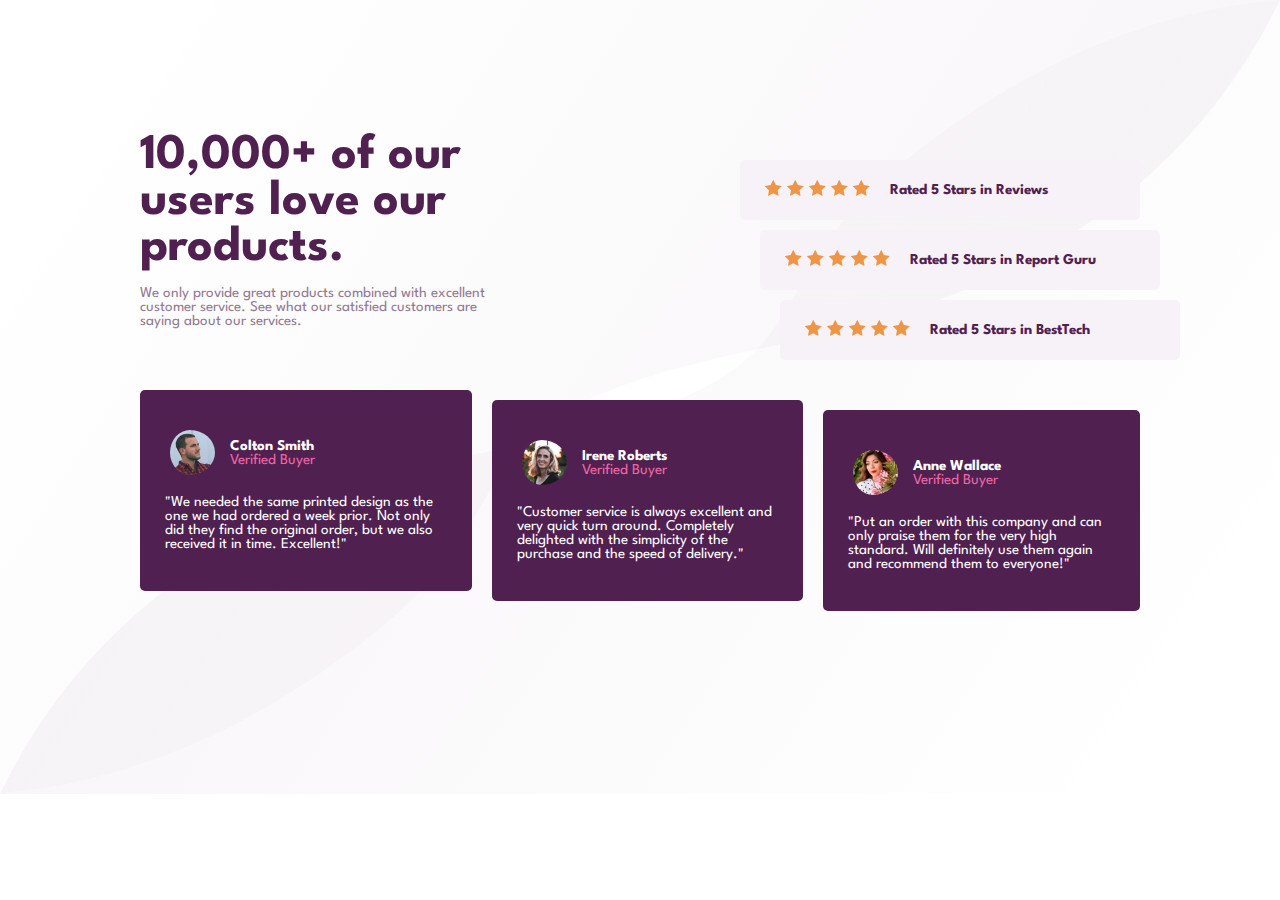
<file: TASK 1/index.html>
<!DOCTYPE html>
<html lang="en">
  <head>
    <meta charset="UTF-8" />
    <meta http-equiv="X-UA-Compatible" content="IE=edge" />
    <meta name="viewport" content="width=device-width, initial-scale=1.0" />
    <link
      rel="icon"
      type="image/png"
      sizes="32x32"
      href="./images/favicon-32x32.png"
    />
    <link rel="stylesheet" href="style.css" />
    <link rel="preconnect" href="https://fonts.googleapis.com" />
    <link rel="preconnect" href="https://fonts.gstatic.com" crossorigin />
    <link
      href="https://fonts.googleapis.com/css2?family=League+Spartan:wght@400;500;700&display=swap"
      rel="stylesheet"
    />

    <title>Frontend Mentor | Social proof section</title>
  </head>

  <body>
    <!-- body div -->
    <div class="body">
      <!-- top div -->
      <div class="top">
        <!-- top sub div -->
        <div class="word">
          <h1 id="love">10,000+ of our users love our products.</h1>
          <p id="para">
            We only provide great products combined with excellent customer
            service. See what our satisfied customers are saying about our
            services.
          </p>
        </div>
        <!-- top sub div -->
        <div class="stars">
          <div class="star starone">
            <div class="whole">
              <img src="./images/icon-star.svg" alt="" /><img
                src="./images/icon-star.svg"
                alt=""
              /><img src="./images/icon-star.svg" alt="" /><img
                src="./images/icon-star.svg"
                alt=""
              /><img src="./images/icon-star.svg" alt="" />
            </div>
            <p id="rate">Rated 5 Stars in Reviews</p>
          </div>
          <div class="star startwo">
            <div class="whole">
              <img src="./images/icon-star.svg" alt="" /><img
                src="./images/icon-star.svg"
                alt=""
              /><img src="./images/icon-star.svg" alt="" /><img
                src="./images/icon-star.svg"
                alt=""
              /><img src="./images/icon-star.svg" alt="" />
            </div>
            <p id="rate">Rated 5 Stars in Report Guru</p>
          </div>
          <div class="star starthree">
            <div class="whole">
              <img src="./images/icon-star.svg" alt="" /><img
                src="./images/icon-star.svg"
                alt=""
              /><img src="./images/icon-star.svg" alt="" /><img
                src="./images/icon-star.svg"
                alt=""
              /><img src="./images/icon-star.svg" alt="" />
            </div>
            <p id="rate">Rated 5 Stars in BestTech</p>
          </div>
        </div>
      </div>
      <!-- bottom div -->
      <div class="bottom">
        <!-- bottom sub div -->
        <div class="box box1st">
          <div class="img">
            <img src="./images/image-colton.jpg" alt="Colton" class="photo" />
            <div class="name">
              <p id="nam">Colton Smith</p>
              <p id="very">Verified Buyer</p>
            </div>
          </div>
          <div class="text">
            <p>
              "We needed the same printed design as the one we had ordered a
              week prior. Not only did they find the original order, but we also
              received it in time. Excellent!"
            </p>
          </div>
        </div>
        <!-- bottom sub div -->
        <div class="box box2nd">
          <div class="img">
            <img src="./images/image-irene.jpg" alt="irene" class="photo" />
            <div class="name">
              <p id="nam">Irene Roberts</p>
              <p id="very">Verified Buyer</p>
            </div>
          </div>
          <div class="text">
            <p>
              "Customer service is always excellent and very quick turn around.
              Completely delighted with the simplicity of the purchase and the
              speed of delivery."
            </p>
          </div>
        </div>
        <!-- bottom sub div -->
        <div class="box box3rd">
          <div class="img">
            <img src="./images/image-anne.jpg" alt="anne" class="photo" />
            <div class="name">
              <p id="nam">Anne Wallace</p>
              <p id="very">Verified Buyer</p>
            </div>
          </div>
          <div class="text">
            <p>
              "Put an order with this company and can only praise them for the
              very high standard. Will definitely use them again and recommend
              them to everyone!"
            </p>
          </div>
        </div>
      </div>
    </div>
  </body>
</html>
</file>
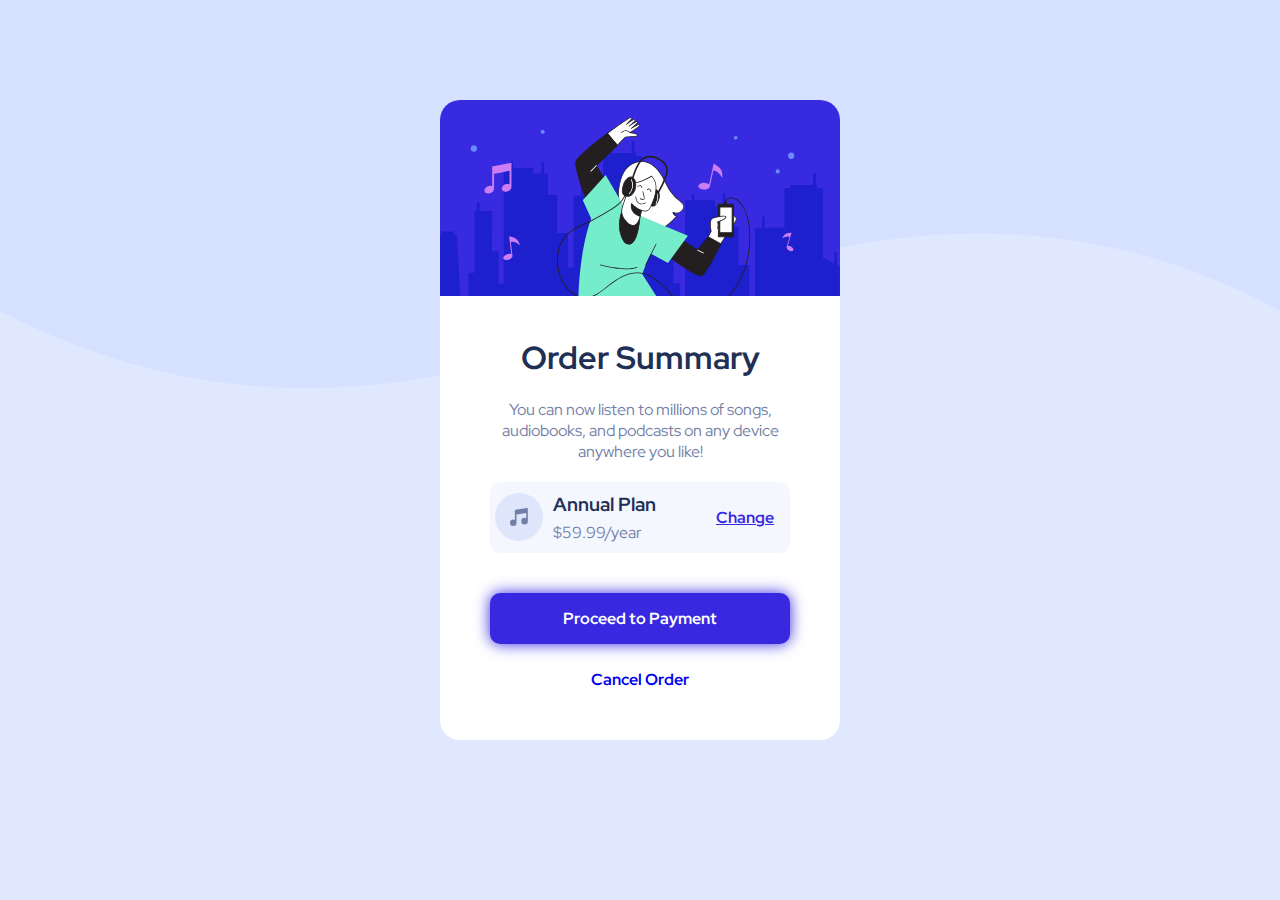
<file: TASK 2/index.html>
<!DOCTYPE html>
<html lang="en">
  <head>
    <meta charset="UTF-8" />
    <meta name="viewport" content="width=device-width, initial-scale=1.0" />
    <!-- displays site properly based on user's device -->

    <link
      rel="icon"
      type="image/png"
      sizes="32x32"
      href="./images/favicon-32x32.png"
    />

    <title>Frontend Mentor | Order summary card</title>
    <link rel="stylesheet" href="style.css" />
    <link rel="preconnect" href="https://fonts.googleapis.com" />
    <link rel="preconnect" href="https://fonts.gstatic.com" crossorigin />
    <link
      href="https://fonts.googleapis.com/css2?family=Red+Hat+Display:wght@500;700;900&display=swap"
      rel="stylesheet"
    />
  </head>
  <body>
    <div class="body">
      <img src="./images/illustration-hero.svg" alt="" class="photo" />
      <div class="text">
        <h1>Order Summary</h1>

        <p id="you">
          You can now listen to millions of songs, audiobooks, and podcasts on
          any device anywhere you like!
        </p>

        <div class="annual">
          <img src="./images/icon-music.svg" alt="" />
          <div class="plan">
            <h3>Annual Plan</h3>
            <p>$59.99/year</p>
          </div>

          <a href="#" id="change"> Change</a>
        </div>

        <button class="btn">Proceed to Payment</button>
       <a href="#"  id="cancel">Cancel Order</a>
      </div>
    </div>
  </body>
</html>
</file>
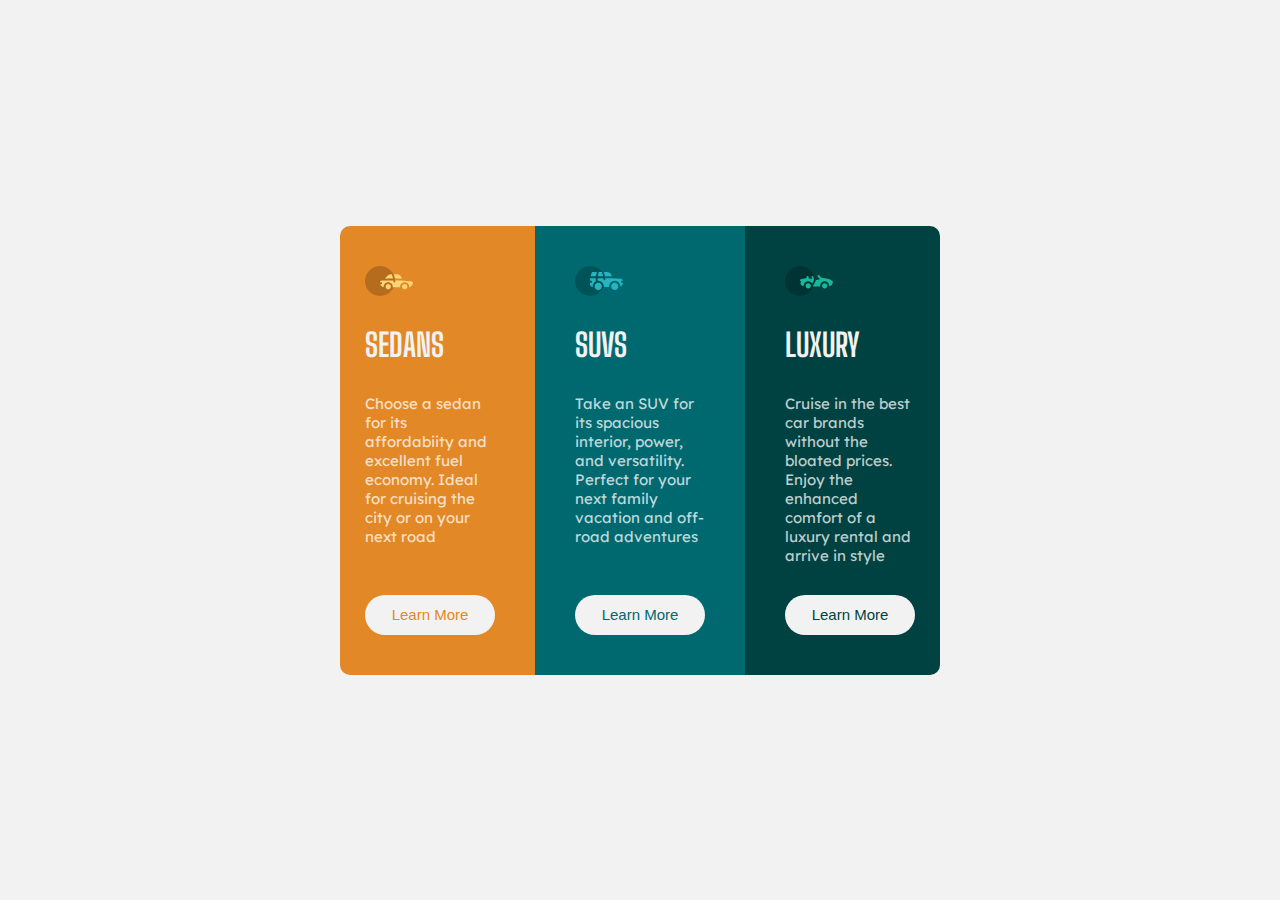
<file: TASK 3/index.html>
<!DOCTYPE html>
<html lang="en">
  <head>
    <meta charset="UTF-8" />
    <meta http-equiv="X-UA-Compatible" content="IE=edge" />
    <meta name="viewport" content="width=device-width, initial-scale=1.0" />

    <title>Frontend Mentor | 3-column preview card component</title>
    <link
      rel="icon"
      type="image/png"
      sizes="32x32"
      href="./images/favicon-32x32.png"
    />

    <link rel="stylesheet" href="style.css" />
    <link rel="preconnect" href="https://fonts.googleapis.com" />
    <link rel="preconnect" href="https://fonts.gstatic.com" crossorigin />
    <link
      href="https://fonts.googleapis.com/css2?family=Lexend+Deca&display=swap"
      rel="stylesheet"
    />

    <link
      href="https://fonts.googleapis.com/css2?family=Big+Shoulders+Display:wght@700&family=Lexend+Deca&display=swap"
      rel="stylesheet"
    />
  </head>
  <body>
    <div class="body">
      <main>
        <div class="cards">
          <div class="carditem first">
            <img src="./images/icon-sedans-1.svg" alt="sedans" />
            <h1>SEDANS</h1>
            <p>
              Choose a sedan for its affordabiity and excellent fuel economy.
              Ideal for cruising the city or on your next road
            </p>
            <button>Learn More</button>
          </div>
          <div class="carditem second">
            <img src="./images/icon-suvs.svg" alt="sedans" />
            <h1>SUVS</h1>
            <p>
              Take an SUV for its spacious interior, power, and versatility.
              Perfect for your next family vacation and off-road adventures
            </p>
            <button>Learn More</button>
          </div>
          <div class="carditem third">
            <img src="./images/icon-luxury.svg" alt="luxury" />
            <h1>LUXURY</h1>
            <p>
              Cruise in the best car brands without the bloated prices. Enjoy
              the enhanced comfort of a luxury rental and arrive in style
            </p>
            <button>Learn More</button>
          </div>
        </div>
      </main>
    </div>
  </body>
</html>
</file>
<file: TASK 1/style.css>
* {
  margin: 0;
  padding: 0;
  box-sizing: border-box;
  font-family: "League Spartan", sans-serif;
}
body {
  background-image: url(./images/bg-pattern-top-desktop.svg),
    url(./images/bg-pattern-bottom-desktop.svg);
  background-repeat: no-repeat;
  background-size: cover;
}
/* body */
.body {
  display: flex;
  justify-content: center;
  align-items: center;
  flex-direction: column;
  margin: 100px auto;

  width: 1000px;
  gap: 30px;
}
/* top div */
.top {
  display: flex;
  justify-content: center;
  align-items: center;
  width: 100%;
}
/* top sub div */
.word {
  width: 50%;
  margin: 0 100px 0 0;
}
#love {
  color: hsl(300, 43%, 22%);
  font-size: 50px;
}
#para {
  font-size: 15px;
  padding: 15px 25px 0 0;

  color: hsl(303, 10%, 53%);
}
/* top sub div */
.stars {
  width: 50%;
  margin-left: 100px;
  display: flex;
  flex-direction: column;

  right: 50px;
  padding-top: 50px;
}
.star {
  background-color: hsl(300, 24%, 96%);
  margin-top: 10px;
  display: flex;
  align-items: center;
  padding: 20px;
  gap: 20px;
  border-radius: 5px;
}
img {
  padding-left: 5px;
}
#rate {
  color: hsl(300, 43%, 22%);
  font-size: 15px;
  font-weight: bold;
}

.startwo {
  position: relative;
  left: 20px;
}
.starthree {
  position: relative;
  left: 40px;
}
/* bottom */
.bottom {
  display: flex;
  justify-content: center;
  align-items: center;
  width: 100%;
  gap: 20px;
}
/* bottom sub div*/
.box {
  display: flex;
  flex-direction: column;
  padding: 40px 25px;

  background-color: hsl(300, 43%, 22%);
  border-radius: 5px;
}
/* bottom sub div*/
.box2nd {
  position: relative;
  top: 10px;
}
/* bottom sub div*/
.box3rd {
  position: relative;
  top: 20px;
}

.img {
  display: flex;
  align-items: center;
  float: left;
  gap: 15px;
  padding-bottom: 20px;
}
.photo {
  border-radius: 100%;
  width: 50px;
}
#nam {
  font-size: 15px;
  font-weight: bold;
  color: hsl(0, 0%, 100%);
}
#very {
  font-size: 15px;
  color: hsl(333, 80%, 67%);
}

.text {
  font-size: 15px;
  color: hsl(0, 0%, 100%);
  word-spacing: normal;
}

@media screen and (max-width: 450px) {
  body {
    background-image: url(./images/bg-pattern-top-mobile.svg),
      url(./images/bg-pattern-bottom-mobile.svg);
    padding: 20px;
  }
  .body {
    width: 100%;
  }
  .top {
    flex-direction: column;
    width: 100%;
  }
  .word {
    width: 100%;
    margin: 0;
  }
  #love {
    text-align: center;
  }
  #para {
    text-align: center;
  }
  .star {
    flex-direction: column;
  }
  .stars {
    width: 100%;
    margin-left: 0;
    right: 0;
  }

  .startwo {
    position: relative;
    left: 0;
  }
  .starthree {
    position: relative;
    left: 0;
  }

  .bottom {
    flex-direction: column;
  }
}
</file>
<file: TASK 2/style.css>
* {
  margin: 0;
  padding: 0;
  box-sizing: border-box;
  font-family: "Red Hat Display", sans-serif;
}
body {
  background-image: url(./images/pattern-background-desktop.svg);
  background-repeat: no-repeat;
  background-color: hsl(225, 100%, 94%);
  background-size: contain;
  display: flex;
  align-items: center;
  justify-content: center;
  padding: 0;
}
.body {
  max-width: 400px;
  display: flex;
  flex-direction: column;
  margin: 100px auto;
  align-items: center;
  justify-content: center;
  background-color: white;
  border-radius: 20px;
  overflow: hidden;
}
.photo {
  width: 400px;
}
.text {
  width: 400px;
  padding: 20px 10px;
  display: flex;
  flex-direction: column;
  align-items: center;
  justify-content: center;
}
h1 {
  margin: 20px auto;
  color: hsl(223, 47%, 23%);
}
h3 {
  color: hsl(223, 47%, 23%);
  font-weight: bolder;
}
p {
  font-size: 16px;
  color: hsl(224, 23%, 55%);
}
#you {
  margin: 0 40px;
  text-align: center;
}
.annual {
  width: 300px;
  display: flex;
  align-items: center;
  justify-content: flex-start;
  background-color: hsl(225, 100%, 98%);
  border-radius: 10px;
  padding: 10px 5px;
  gap: 10px;
  margin: 20px;
}
#change {
  color: hsl(245, 75%, 52%);
  font-weight: bold;
  font-size: 16px;

  padding-left: 10px;
}
#change:hover {
  color: hsl(224, 23%, 55%);
}
.plan {
  display: flex;
  flex-direction: column;
  gap: 5px;
  padding-right: 40px;
}
.btn {
  width: 300px;
  background-color: hsl(245, 75%, 52%);
  padding: 15px 40px;
  text-align: center;
  border-radius: 10px;
  color: white;
  margin: 20px auto;
  font-size: 16px;
  font-weight: bold;
  box-shadow: 0 0 15px 0 hsl(245, 75%, 52%);
  cursor: pointer;
  border: none;
}
.btn:hover {
  background-color: hsl(224, 23%, 55%);
}

#cancel {
  margin-bottom: 30px;
  margin-top: 5px;
  text-decoration: none;
  font-size: 16px;
  font-weight: bold;
}
#cancel:hover {
  color: hsl(223, 47%, 23%);
}

@media screen and (max-width: 450px) {
  body {
    background-image: url(./images/pattern-background-mobile.svg);
    background-repeat: no-repeat;
    background-size: contain;
    padding: 20px;
  }
}
</file>
<file: TASK 3/style.css>
* {
  margin: 0;
  padding: 0;
  box-sizing: border-box;
}
body {
  display: flex;
  align-items: center;
  justify-content: center;
  background-color: hsl(0, 0%, 95%);
 min-height: 100vh;
}
.cards {
  display: flex;
  justify-content: center;
  max-width: 600px;
  border-radius: 10px;
  overflow: hidden;
   margin: auto;

}
.carditem {
  display: flex;
  justify-content: center;
  flex-direction: column;
  padding: 40px;
  gap: 30px;

  
 
}
.first {
  background-color: hsl(31, 77%, 52%);
}

.second {
  background-color: hsl(184, 100%, 22%);
}
.third {
  background-color: hsl(179, 100%, 13%);
}
.carditem button {
  width: 130px;
  font-size: 15px;
  height: 40px;
  border-radius: 20px;
  border: none;
  background-color: hsl(0, 0%, 95%);
  cursor: pointer;
  transition: background-color 0.4s ease;
}
.carditem button:hover {
  background-color: transparent;
  border: 2px solid hsl(0, 0%, 95%);
  color: hsl(0, 0%, 95%);
}
.first button {
  color: hsl(31, 77%, 52%);
}
.second button {
  color: hsl(184, 100%, 22%);
}
.third button {
  color: hsl(179, 100%, 13%);
}
.carditem p {
  flex-grow: 1;
  color: hsla(0, 0%, 100%, 0.75);
  font-size: 15px;
  font-family: "Lexend Deca", sans-serif;
}
.carditem h1 {
  color: hsl(0, 0%, 95%);
  font-family: "Big Shoulders Display", cursive;
}
.carditem img {
  width: 3rem;
}

 @media screen and (max-width: 450px) {
  body {
    padding: 10px;
  }
  .cards {
    flex-direction: column;
    
  }
}
@media screen and (max-width: 650px) {
  body {
    padding: 15px;
  }
  .cards {
    flex-direction: column;
    border-radius: 10px;
  }
}
</file>
